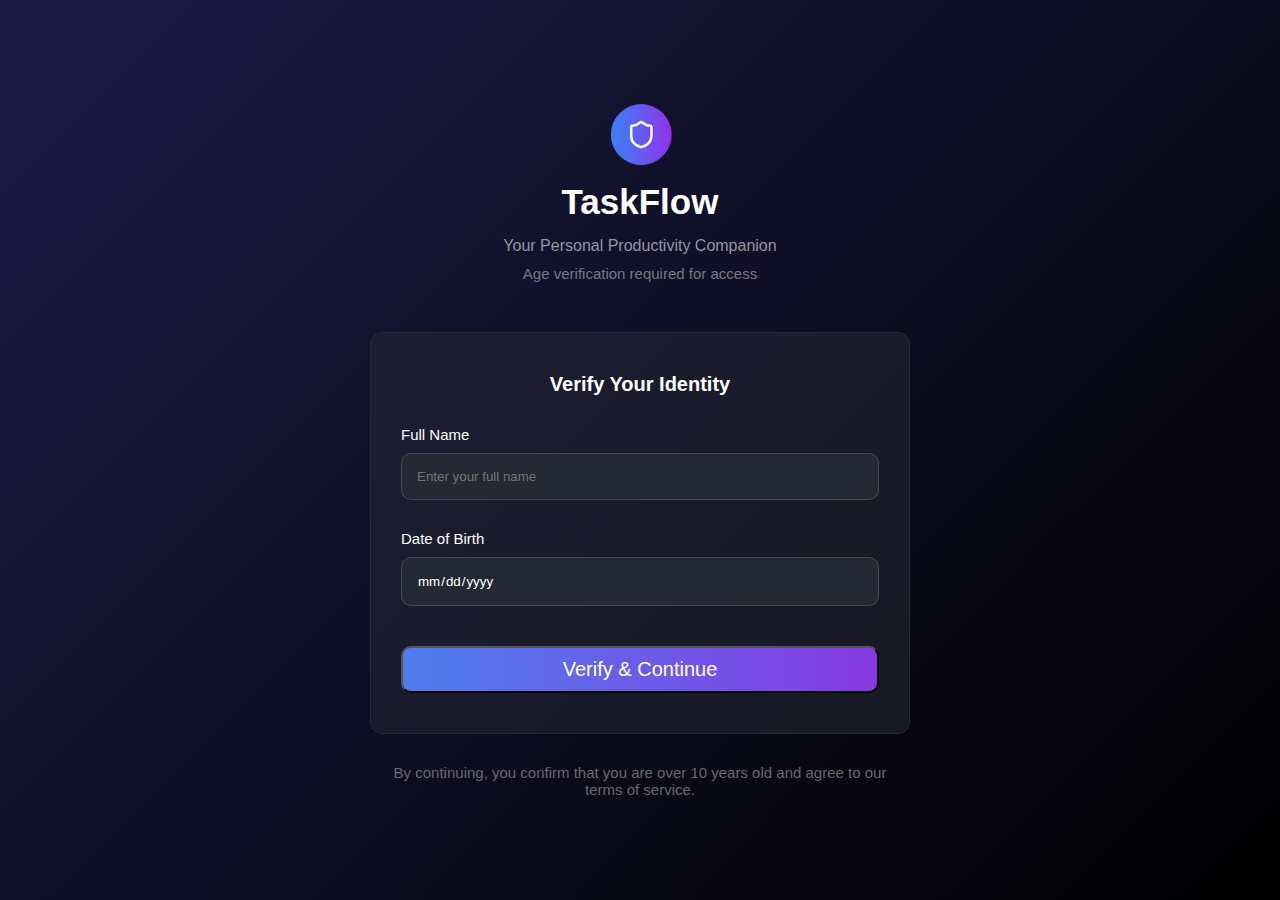
<file: index.html>
<!DOCTYPE html>
<html lang="en">
<head>
    <meta charset="UTF-8">
    <link rel="stylesheet" href="styles.css">
    <meta name="viewport" content="width=device-width, initial-scale=1.0">
    <title>Login Form</title>
</head>
<body>
    <main class="verification_box"> 
        <img src="/images/logo.png" alt="logo" width="65" height="65">
        <h2 class="form_header">
            TaskFlow
        </h2>  
        <div class="form_des">
            Your Personal Productivity Companion
        </div> 
        <p class="form_warn">
            Age verification required for access
        </p>
        <!-- My form -->
        <form class="form_container" id="verificationForm" action="">
            <h4 class="form_text">
                Verify Your Identity
            </h4>
            <!-- data to fill here -->
            <div>
                <!-- name -->
                <div class="form_fill">
                    <label for="name">Full Name</label>
                    <div class="input_class">
                      <input type="text" placeholder="Enter your full name" id="name" required>
                    </div>
                  </div>
                <!-- bod  -->
                <div class="form_fill date_wrapper" id="form_date">
                    <label for="bod">Date of Birth</label>
                    <div class="input_class">
                        <input type="date" id="dob" required>
                    </div>
                    
                </div>
            </div>
            <!-- submit button -->
            <button class="verify_button" type="submit">Verify & Continue</button>
        </form>

        
        <p class="t_and_c">
            By continuing, you confirm that you are over 10 years old and agree to our terms of service.
        </p>
    </main>
    <script src="script.js"></script>
</body>
</html>
</file>
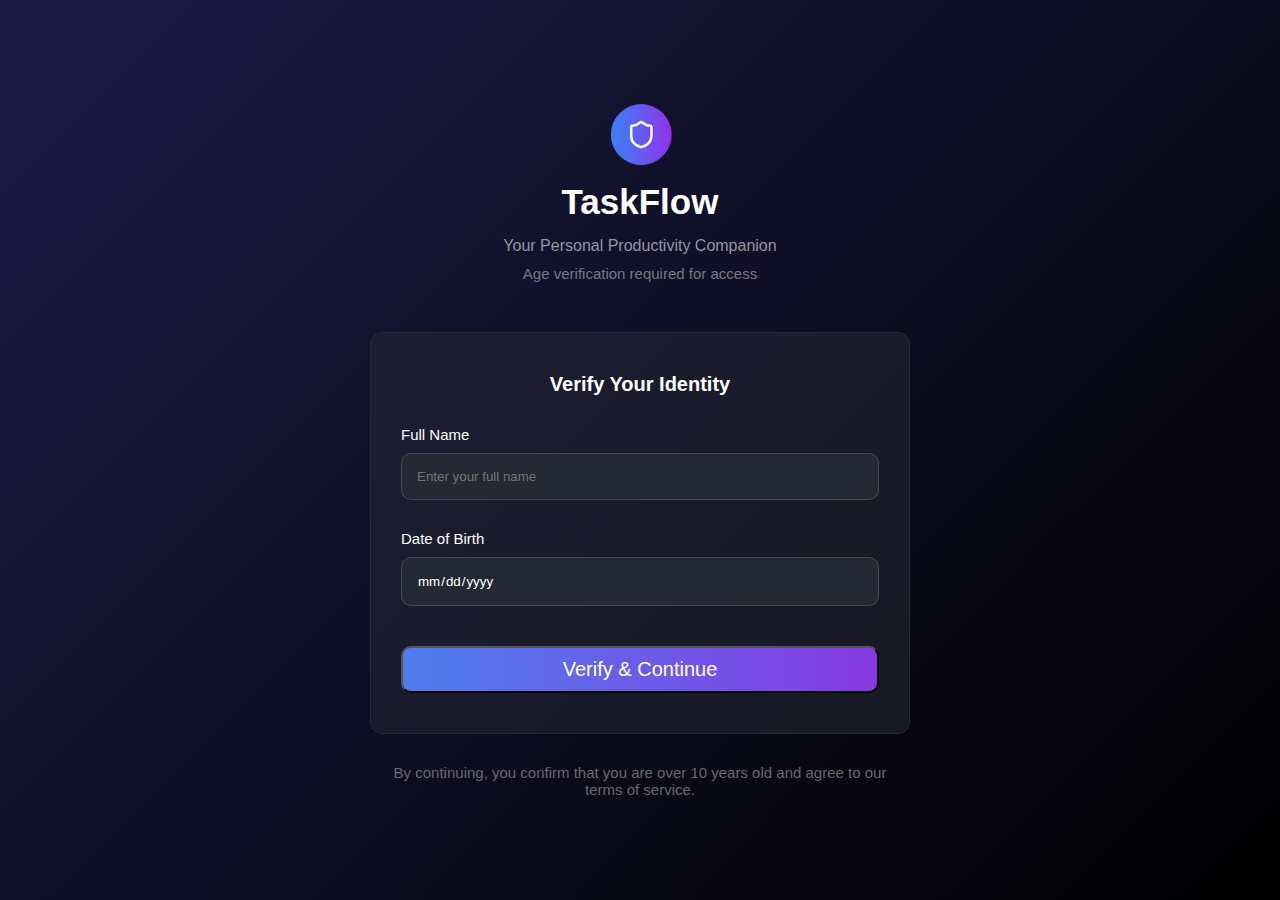
<file: app.html>
<head>
    <meta charset="UTF-8">
    <title>App</title>
    <link rel="stylesheet" href="styles.css">
  </head>
<body class="">

    <header class="header">
        <div class=" app_header_body ">
            <div class="header_name">
                My todo List
            </div>
            <div class="header_elements">
                
                <div>
                    <h2 id="welcome"></h2>
                </div>
                <div class="avatar_image">
                    <img id="avatar" width="30" height="30"/>
                </div>
                <div>
                    <button id="signOut">Sign Out</button>
                </div>
            </div>
        </div>
    </header>
    <main class="task_body">
        <div class="task_display">
            <section class="show_task_choose">
                <div class="task_choose" data-type="todo">
                  <h3>Todo (<span id="todoCount">0</span>)</h3>
                </div>
                <div class="task_choose" data-type="completed">
                  <h3>Completed (<span id="completedCount">0</span>)</h3>
                </div>
                <div class="task_choose" data-type="archived">
                  <h3>Archived (<span id="archivedCount">0</span>)</h3>
                </div>
              </section>
              <section class="input_section">
                <input type="text" id="newTask" placeholder="Add your task (text-box)">
                <button id="addTask">Submit</button>
              </section>
              
              <section id="todoSection">
                <ul id="todoList"></ul>
              </section>
              
              <section id="completedSection">
                <ul id="completedList"></ul>
              </section>
              
              <section id="archivedSection">
                <ul id="archivedList"></ul>
              </section>
        </div>
        
        
      </main>
      <script src="app.js"></script>
</body>
</file>
<file: styles.css>
* {
  margin: 0;
  padding: 0;
  box-sizing: border-box;
  font-family: sans-serif;
}
.form_header {
  padding: 15px;
  font-size: 35px;
}
.form_des {
  color: rgb(150, 150, 160);
  margin-bottom: 10px;
}
.form_warn {
  font-size: 15px;
  color: rgb(120, 120, 130);
  margin-bottom: 50px;
}
.verification_box {
  background: linear-gradient(135deg, rgb(29, 27, 71), black);
  color: white;
  display: flex;
  flex-direction: column;
  font-family: sans-serif;
  justify-content: center;
  align-items: center;
  height: 100vh;
}
.form_container {
  padding: 40px 30px;
  border: 1px solid rgb(38, 42, 54);
  width: 100%;
  max-width: 540px;
  border-radius: 12px;
  background-color: rgba(38, 42, 54, 0.5);
}
.form_text {
  text-align: center;
  margin-bottom: 30px;
  font-size: 20px;
}
.form_fill {
  display: flex;
  flex-direction: column;
  padding-bottom: 30px;
  cursor: pointer;
  font-size: 15px;
}
.input_class {
  border: 1px solid rgba(71, 76, 86, 0.9);
  padding: 10px 10px;
  border-radius: 10px;
  background-color: rgb(36, 40, 52);
  margin-top: 10px;
}
.form_fill input {
  pointer-events: none;
}
.form_container input {
  background: transparent;
  border: none;
  outline: none;
  color: white;
  max-width: 200px;

  padding: 5px;
}
.date_wrapper input[type="date"] {
  background: transparent;
  border: none;
  outline: none;
  color: white;
  padding: 5px;
  appearance: none;
  -webkit-appearance: none;
  -moz-appearance: textfield;
}

.date_wrapper input[type="date"]::-webkit-calendar-picker-indicator {
  display: none;
}

.verify_button {
  background: linear-gradient(90deg, rgb(78, 127, 238), rgb(135, 57, 225));
  width: 100%;
  border-radius: 10px;
  color: white;
  cursor: pointer;
  padding: 10px 20px;
  font-size: 20px;
  margin-top: 10px;
}
.t_and_c {
  color: rgb(103, 105, 110);
  font-size: 15px;
  max-width: 500px;
  text-align: center;
  margin-top: 30px;
}

/* app.html */

.header {
  color: white;
  border: 1px solid black;
  background-color: rgb(21, 26, 41);
  padding: 0px 50px;
}
.app_header_body {
  display: flex;
  margin: auto;
  padding: 10px 0px;
  flex-direction: row;
  justify-content: space-between;

  align-items: center;
}

.header_elements {
  display: flex;
  align-items: center;
  gap: 10px;
}
.avatar_image {
  border: 2px solid rgb(60, 60, 70);
  border-radius: 100%;
  overflow: hidden;
}
.task_body {
  padding-top: 20px;
  background-color: rgb(30, 38, 55);
  height: calc(100vh - 56px);
}
.task_display {
  padding: 0px 50px;
}
.show_task_choose {
  display: flex;
  flex-direction: row;
  width: 100%;
  justify-content: space-between;
  border: 2px solid rgb(47, 53, 69);
  padding: 5px;
  border-radius: 10px;
}
.task_choose {
  width: 100%;
  display: flex;
  align-items: center;
  justify-content: center;
  font-size: 11px;
  border-radius: 10px;
  padding: 10px 0px;
  cursor: pointer;
  color: rgb(180, 180, 180);
  transition: background-color 0.3s;
}
.task_choose.active {
  background-color: white;
  color: black;
}

#todoSection,
#completedSection,
#archivedSection {
  display: none;
}
ul {
  list-style: none;
  padding: 0;
  margin: 0;
}
.input_section {
  margin-top: 40px;
  width: 100%;
  border: 2px solid rgb(64, 68, 77);
  padding: 20px;
  border-radius: 10px;
  display: flex;
  background: rgb(40, 47, 63);
  gap: 20px;
}

.input_section button {
  background: transparent;
  outline: none;
  border: none;
}
.input_section input {
  flex: 1;
  color: rgb(130, 130, 145);
  background: rgb(50, 57, 72);
  outline: none;
  border: 2px solid rgb(80, 80, 100);
  border-radius: 5px;
  padding: 8px 5px;
}
#addTask {
  color: white;
  background-color: rgb(50, 100, 227);
  border-radius: 5px;
  padding: 0px 20px;
}
li {
  border: 2px solid rgb(80, 80, 100);
  margin-top: 10px;
  border-radius: 10px;
  padding: 20px;
}
.div_button {
  display: flex;
  gap: 5px;
  margin-top: 10px;
}
.task_complete_button {
  background: rgb(76, 160, 83);
  color: white;
  padding: 5px 12px;
  border: none;
  border-radius: 5px;
}
.task_archive_button {
  background-color: white;
  color: black;
  padding: 5px 12px;
  border: none;
  border-radius: 5px;
}

.time_container {
  color: white;
}
.text_time_container {
  color: white;
  display: flex;
  flex-direction: row;
  justify-content: space-between;
  text-align: right;
}
.text_container {
  color: rgb(112, 112, 141);
  font-size: 10px;
}
#signOut{
    padding: 5px 10px;
    background-color: white;
    border-radius: 5px;
    border: none;
}
#welcome{
    font-size: 15px;
}
</file>
